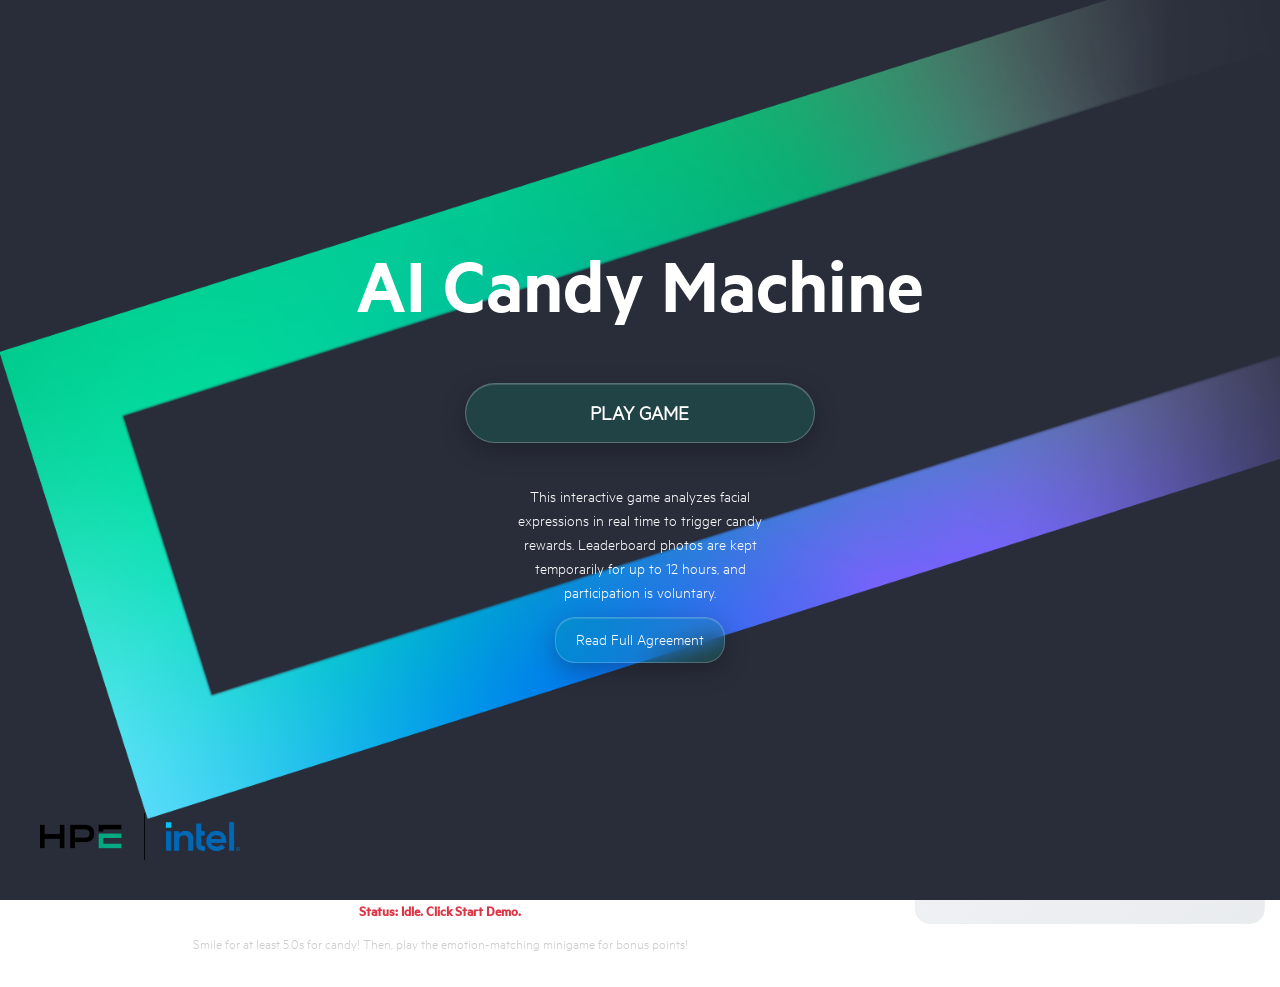
<file: static/index.html>
<!doctype html>
<html lang="en">
  <head>
    <meta charset="utf-8">
    <meta name="viewport" content="width=device-width, initial-scale=1, shrink-to-fit=no">
    <title>Smile for Candy!</title>
    <link rel="icon" type="image/png" href="/static/img/favicon.ico">
    <script src="/static/js/jquery-3.3.1.min.js"></script>
    <script src="/static/js/bootstrap.js"></script>
    <script src="/static/js/game-landing-screen.js"></script>
    <link href="/static/css/bootstrap.min.css" rel="stylesheet">
    <link href="/static/css/all.css" rel="stylesheet"> <!-- Font Awesome -->
    <link href="/static/css/fonts.css" rel="stylesheet">
    <link href="/static/css/jumbotron.css" rel="stylesheet">
    <style>
        html * { font-family: Metric-Light; }

        /* --- Full-Height & Advanced Layout Styles --- */
        html, body {
            height: 100%;
            margin: 0;
            padding: 0;
        }

        body {
            display: flex;
            flex-direction: column;
            padding-top: 76px; /* Only top padding for navbar */
            padding-bottom: 0; /* Remove bottom padding */
        }

        main[role="main"] {
            flex: 1 0 auto;
            display: flex;
            flex-direction: column;
            overflow: hidden; /* Prevent main from growing beyond viewport */
        }

        main .container-fluid {
            flex: 1 1 auto;
            display: flex;
            flex-direction: column;
            height: 100%;
            overflow: hidden;
        }

        main .container-fluid > .row.h-100 {
           flex: 1 1 auto;
           overflow: hidden;
        }

        #leftPane {
            display: flex;
            flex-direction: column;
            align-items: center;
            height: 100%;
            justify-content: flex-start;
            padding: 1rem;
            overflow: hidden; /* Prevent scrolling */
        }

        #rightPane {
            display: flex;
            flex-direction: column;
            height: 100%;
            overflow: hidden; /* Prevent overflow */
            padding-bottom: 1rem;
        }

        #rightPane .champion-card {
            flex: 0 0 auto;
            margin-bottom: 0.75rem;
        }
        #rightPane h2 {
             flex: 0 0 auto;
        }
        #rightPane .leaderboard-entries {
            flex: 1 1 auto;
            min-height: 0;
            overflow-y: auto; /* Ensure scrolling works */
            padding-bottom: 0.75rem;
        }

        #videoWrapper {
            position: relative;
            width: 100%;
            flex: 1 1 auto; /* Take remaining space */
            display: flex;
            flex-direction: column;
            min-height: 0; /* Allow shrinking */
        }

        #videoOuterContainer {
            display: flex;
            justify-content: center;
            align-items: center;
            width: 100%;
            flex: 1 1 auto;
            min-height: 0;
        }

        #videoContainer {
            position: relative;
            width: 100%;
            height: 100%;
            max-width: 800px; /* Reasonable max width */
            max-height: 600px; /* Reasonable max height */
            background-color: #222;
            overflow: hidden;
            box-shadow: 0 4px 8px rgba(0,0,0,0.1);
            border-radius: 8px;
            border: 3px solid #555;
            transition: border-color 0.3s ease, box-shadow 0.3s ease;
        }

        #videoElement {
            display: block;
            width: 100%;
            height: 100%;
            object-fit: contain;
            background-color: #333;
        }

        #videoStatus {
            text-align: center;
            font-size: .9rem;
            color: #ccc;
            margin-top: 0.5rem;
            flex: 0 0 auto;
        }

        .demo-caption {
            margin-top: 0.4rem;
            font-size: 0.85rem;
            color: #ccc;
            text-align: center;
            flex: 0 0 auto;
        }

        #manualDispenseControls {
            flex: 0 0 auto;
            text-align: center;
            padding-top: 0.75rem;
        }
        #btnDispenseCandy {
            max-width: 100%;
            white-space: normal;
        }
        #manualDispenseStatus {
            min-height: 1.5em;
            margin: 0.35rem 0 0;
            color: #ccc;
        }

        @media (min-width: 992px) {
            main .container-fluid > .row.h-100 {
                display: grid;
                grid-template-columns: 1fr 380px;
                gap: 1.25rem;
                height: 100%;
                overflow: hidden;
            }
            #videoContainer {
                max-width: none;
                max-height: calc(100vh - 300px); /* Adjust based on available space */
            }
            #leftPane {
                align-self: stretch;
                justify-content: flex-start;
                padding-top: 1rem;
                height: 100%;
                overflow: hidden;
            }
            #rightPane {
                align-self: stretch;
                height: 100%;
            }
            #demoDescription { display: block; } /* Show description on desktop */
            .footer { display: none; } /* Hide footer on desktop */
        }
        /* --- END: Layout Fixes --- */


        /* Video Container with Dynamic Border */
        #videoOuterContainer { display: flex; justify-content: center; align-items: flex-start; width: 100%; }
        #videoContainer {
            position: relative;
            width: 100%;
            max-width: 100%; /* Ensure it doesn't overflow */
            background-color: #222;
            overflow: hidden;
            box-shadow: 0 4px 8px rgba(0,0,0,0.1);
            border-radius: 8px;
            border: 3px solid #555;
            transition: border-color 0.3s ease, box-shadow 0.3s ease;
        }
        #videoContainer.detecting-smile { border-color: #ffc107; box-shadow: 0 0 15px rgba(255, 193, 7, 0.6); }
        #videoContainer.smile-success { border-color: #28a745; box-shadow: 0 0 20px rgba(40, 167, 69, 0.8); animation: successPulse 1s ease-in-out; }
        #videoContainer.game-active { border-color: #007bff; box-shadow: 0 0 15px rgba(0, 123, 255, 0.6); }
        @keyframes successPulse { 0%, 100% { transform: scale(1); } 50% { transform: scale(1.02); } }
        #videoElement { display: block; width: 100%; height: auto; object-fit: contain; background-color: #333; }

        /* Enhanced Game Status Bar */
        #gameStatusBar {
            background: linear-gradient(135deg, #667eea 0%, #764ba2 100%);
            border-radius: 15px;
            padding: 15px;
            margin-bottom: 20px;
            box-shadow: 0 4px 15px rgba(0,0,0,0.2);
            width: 100%;
            max-width: 100%;
            flex: 0 0 auto; /* Don't grow or shrink */
        }
        .status-card { background: rgba(255,255,255,0.9); border-radius: 10px; padding: 10px 15px; margin: 5px; text-align: center; min-width: 120px; transition: all 0.3s ease; backdrop-filter: blur(10px); border: 1px solid rgba(255,255,255,0.3); }
        .status-card.active { transform: scale(1.05); box-shadow: 0 5px 15px rgba(0,0,0,0.3); }
        #countdownDisplay { font-size: 1.5rem !important; font-weight: bold; position: relative; }

        /* Emotion Detection with Icons */
        .emotion-indicator { display: inline-flex; align-items: center; gap: 8px; }
        .emotion-icon { font-size: 1.5em; transition: all 0.3s ease; }
        .emotion-happy { color: #28a745; } .emotion-surprised { color: #ffc107; } .emotion-neutral { color: #6c757d; } .emotion-sad { color: #dc3545; } .emotion-angry { color: #dc3545; }

        /* Animations & Effects */
        .pulse { animation: pulse 2s infinite; }
        @keyframes pulse { 0% { opacity: 1; } 50% { opacity: 0.7; } 100% { opacity: 1; } }
        .glow { animation: glow 1.5s ease-in-out infinite alternate; }
        @keyframes glow { from { text-shadow: 0 0 5px currentColor, 0 0 10px currentColor; } to { text-shadow: 0 0 10px currentColor, 0 0 20px currentColor; } }
        .celebration { position: fixed; top: 0; left: 0; width: 100%; height: 100%; pointer-events: none; z-index: 9999; }
        .confetti { position: absolute; width: 10px; height: 10px; background: #ff6b6b; animation: confettiFall 3s linear infinite; }
        .confetti:nth-child(2n) { background: #4ecdc4; } .confetti:nth-child(3n) { background: #45b7d1; } .confetti:nth-child(4n) { background: #f9ca24; }
        @keyframes confettiFall { 0% { transform: translateY(-100vh) rotate(0deg); opacity: 1; } 100% { transform: translateY(100vh) rotate(720deg); opacity: 0; } }
        .candy-drop { position: fixed; top: -50px; font-size: 2rem; z-index: 9998; pointer-events: none; animation: candyDrop 2s ease-in; }
        @keyframes candyDrop { 0% { transform: translateY(-50px) rotate(0deg); opacity: 1; } 100% { transform: translateY(100vh) rotate(360deg); opacity: 0; } }
        .champion-card { background: linear-gradient(135deg, #667eea 0%, #764ba2 100%); border-radius: 15px; padding: 20px; color: white; text-align: center; box-shadow: 0 8px 25px rgba(0,0,0,0.3); }
        .champion-img { width: 100px; height: 100px; border-radius: 50%; border: 4px solid #ffd700; object-fit: cover; margin-bottom: 15px; box-shadow: 0 4px 15px rgba(0,0,0,0.3); transform: scale(0.82); background: #222; }
        .champion-time { font-size: 2rem; font-weight: bold; color: #ffd700; text-shadow: 2px 2px 4px rgba(0,0,0,0.5); }

        /* Progress Bar for Smile Duration */
        .smile-progress { width: 100%; height: 8px; background: #e9ecef; border-radius: 4px; overflow: hidden; margin-top: 5px; }
        .smile-progress-bar { height: 100%; background: linear-gradient(90deg, #28a745, #20c997); width: 0%; transition: width 0.3s ease; position: relative; }
        .smile-progress-bar::after { content: ''; position: absolute; top: 0; left: 0; right: 0; bottom: 0; background: linear-gradient(90deg, transparent, rgba(255,255,255,0.4), transparent); animation: shimmer 2s infinite; }
        @keyframes shimmer { 0% { transform: translateX(-100%); } 100% { transform: translateX(100%); } }

        /* Typography & Layout */
        h2, h4 { font-family: 'Metric-Medium'; } .titlefont { font-family: 'Metric-Semibold'; font-size: 150%; }
        /* C. Style for the new PNG logo */
        .navbar img.brand-logo {
            height: 34px;
            width: auto;
            position: relative;
            top: 4px;
        }
        .leaderboard-img { border-radius: 50%; object-fit: cover; background-color: #eee; transition: transform 0.3s ease; }
        .leaderboard-img:hover { transform: scale(1.1); } .recent-winner-img { width: 50px; height: 50px; }
        .leaderboard-entries {
            overflow-y: auto;
            border: 1px solid #eee;
            padding: 10px;
            border-radius: 15px;
            background: linear-gradient(145deg, #f8f9fa, #e9ecef);
            max-height: calc(100vh - 400px); /* Limit height */
        }
        .leaderboard-entry { display: flex; align-items: center; margin-bottom: 8px; padding: 12px; border-radius: 10px; background: white; transition: all 0.3s ease; box-shadow: 0 2px 5px rgba(0,0,0,0.1); }
        .leaderboard-entry:hover { background: #f8f9fa; transform: translateY(-2px); box-shadow: 0 4px 15px rgba(0,0,0,0.2); }
        .leaderboard-rank { font-weight: bold; margin-right: 12px; min-width: 30px; text-align: center; font-size: 1rem; color: #495057; background: #e9ecef; border-radius: 50%; width: 30px; height: 30px; display: flex; align-items: center; justify-content: center; }
        .leaderboard-details { display: flex; flex-direction: column; margin-left: 15px; }
        .leaderboard-time { font-size: 1.1rem; color: #007bff; font-weight: bold; } .leaderboard-location { font-size: 0.85rem; color: #6c757d; }
        .new-record-highlight { animation: newRecordGlow 2s ease-out; border: 2px solid #ffd700 !important; }
        @keyframes newRecordGlow { 0%, 100% { box-shadow: 0 2px 5px rgba(0,0,0,0.1); } 50% { box-shadow: 0 0 20px 8px rgba(255, 215, 0, 0.6); } }
        .status-text { font-size: 1rem; margin-top: 5px; font-weight: 600; }
        .plus-time { color: #ff6b35 !important; font-weight: bold; margin-left: 5px; }
        .text-target-emotion { font-weight: bold; color: #007bff; } .text-instruction { font-weight: bold; } .text-countdown-timer { font-weight: bold; }

        @media (max-width: 991.98px) {
            #rightPane { margin-top: 1.5rem; }
            #videoWrapper { padding-bottom: 3.5rem; }
            #videoOuterContainer { flex: 0 0 auto; }
            #videoContainer { height: auto; aspect-ratio: 16 / 9; }
            #videoElement { height: 100%; }
            body { padding-bottom: 60px; } /* Add some padding on mobile for footer */
        }
    </style>
  </head>
  <body>

   <div id="splashScreen">
    <div class="splash-frame"></div>

    <div class="splash-content">
        <h1 class="splash-title">AI Candy Machine</h1>

        <button id="playGameBtn" class="splash-play-btn">
            PLAY GAME
        </button>

        <div class="splash-disclaimer">

            <div class="disclaimer-box">
                This interactive game analyzes facial expressions in real time to trigger
                candy rewards. Leaderboard photos are kept temporarily for up to 12 hours,
                and participation is voluntary.
            </div>
            <a href="/static/agreement.html" class="btn agreement-btn agreement-btn:hover">
                Read Full Agreement
            </a>

        </div>
    </div>

    <img
    src="/static/img/hpe_intel_lockup_grn_pos_rgb.png"
    class="splash-logo"
    alt="HPE Element">
</div>


    <nav class="navbar navbar-expand-md navbar-dark fixed-top bg-dark" style="top: 0px;">
        <div class="d-flex flex-grow-1">
            <!-- C. Logo swapped to PNG with new class -->
            <img src="/static/img/hpe.png" class="brand-logo" style="margin-right:20px;" alt="HPE logo">
            <a class="navbar-brand d-none d-lg-inline-block titlefont" href="#">🍭 Smile for Candy!</a>
            <a class="navbar-brand d-lg-none titlefont" href="#">🍭 Candy!</a>
        </div>
        <div class="collapse navbar-collapse" id="myNavbar">
            <ul class="navbar-nav ml-auto">
                <li class="nav-item"><button type="button" id="btnStartDemo" class="btn btn-primary mr-2" title="Start/Stop Demo"><i id="btnPlayIcon" class="fas fa-play"></i> Start Demo</button></li>
                <li class="nav-item"><button type="button" id="btnSettings" class="btn btn-secondary" data-toggle="modal" data-target="#settingsModal" title="Demo Settings" disabled><i class="fas fa-edit"></i> Settings</button></li>
                <li class="nav-item ml-2"><button type="button" id="btnBackToHome" class="btn btn-light"><i class="fas fa-home"></i> Home</button></li>
            </ul>
        </div>
    </nav>

    <div id="celebrationContainer" class="celebration"></div>

    <main role="main">
      <div class="container-fluid h-100">
        <div class="row h-100">
            <!-- Left Pane: Video and Status -->
            <div id="leftPane" class="col-md-12">
                <div id="gameStatusBar" class="d-flex flex-wrap justify-content-center align-items-center">
                    <div class="status-card" id="emotionCard"><div class="emotion-indicator"><i id="emotionIcon" class="fas fa-meh emotion-neutral"></i><span id="emotionDisplay" class="status-text">Detected: N/A</span></div></div>
                    <div class="status-card" id="targetCard"><span id="targetEmotionDisplay" class="status-text">🎯 Target: ---</span></div>
                    <div class="status-card active" id="countdownCard"><div id="countdownDisplay" class="status-text">😊 Smile for candy!</div><div id="smileProgress" class="smile-progress" style="display: none;"><div id="smileProgressBar" class="smile-progress-bar"></div></div></div>
                    <div class="status-card" id="scoreCard"><span id="minigameScoreDisplay" class="status-text">⏱️ Bonus: +0.0s</span></div>
                </div>
                <div id="videoWrapper">
                    <div id="videoOuterContainer"><div id="videoContainer"><img id="videoElement" src="/static/img/happy_face.jpg" alt="Video feed"></div></div>
                    <div id="manualDispenseControls">
                        <button type="button" id="btnDispenseCandy" class="btn btn-success" disabled>
                            <i class="fas fa-gift" aria-hidden="true"></i> Dispense Candy Without AI
                        </button>
                        <p id="manualDispenseStatus" role="status" aria-live="polite"></p>
                    </div>
                    <h4 id="videoStatus" class="status-text">Status: Idle. Click Start Demo.</h4>
                    <p id="demoDescription" class="demo-caption">
                        Smile for at least <span id="minSmileTimeAbout">5</span>s for candy! Then, play the emotion-matching minigame for bonus points!
                    </p>
                </div>
            </div>

            <!-- Right Pane: Leaderboard -->
            <div id="rightPane" class="col-md-12">
                <div class="champion-card">
                    <h2 style="margin-bottom: 20px;">🏆 Champion Smiler</h2>
                    <img id="winnerImg" src="/static/img/happy_face.jpg" class="champion-img" alt="Champion">
                    <div id="winnerText"><div class="champion-time"><span id="winnerTimeDisplay">0.0s</span></div><div class="leaderboard-location" style="color: #e9ecef;">CIC</div></div>
                </div>
                <h2>📋 Leaderboard</h2>
                <div id="leaderboardEntries" class="leaderboard-entries mt-2"><div class="text-center text-muted py-3">Waiting for smilers... 😊</div></div>
            </div>
        </div>
      </div>
    </main>

    <!-- Footer only visible on mobile -->
    <footer class="footer mt-auto py-3 bg-light d-md-none">
        <div class="container text-center">
            <span class="text-muted">© HPE 2025</span>
        </div>
    </footer>

    <div class="modal fade" id="settingsModal" tabindex="-1" role="dialog"><div class="modal-dialog modal-lg" role="document"><div class="modal-content">
        <div class="modal-header"><h5 class="modal-title">Demo Settings</h5><button type="button" class="close" data-dismiss="modal">×</button></div>
        <div class="modal-body">
            <div class="custom-control custom-switch mb-3">
                <input type="checkbox" class="custom-control-input" id="showSplashScreenInput" role="switch" checked>
                <label class="custom-control-label" for="showSplashScreenInput">Show splash screen</label>
            </div><hr>
            <div class="form-row"><div class="form-group col-md-6"><label>Min. Happy Time for Candy (s):</label><input type="number" class="form-control" id="happyTimeRequirementInput" value="5" step="0.1" min="1"></div><div class="form-group col-md-6"><label>Candy Cooldown Time (s):</label><input type="number" class="form-control" id="candyCooldownInput" value="5" step="1" min="0"></div></div><hr>
            <div class="form-row"><div class="form-group col-md-6"><label>Dispenser Motor Run Time (s):</label><input type="number" class="form-control" id="candyMotorDurationInput" value="3" step="0.1" min="0.5"></div><div class="form-group col-md-6"><label>Motor Spin PWM (0-255):</label><input type="number" class="form-control" id="spinPwmInput" value="150" step="10" min="0" max="255"></div></div><hr>
            <div class="form-row"><div class="form-group col-md-6"><label>Min. Face Area for Detection (pixels):</label><input type="number" class="form-control" id="minFaceAreaInput" value="5000" step="100" min="0"><small class="form-text text-muted">Filters faces too far away.</small></div></div><hr>
            <div class="form-row"><div class="form-group col-md-6"><label>Emotion Smoothing: Window Size (frames)</label><input type="number" class="form-control" id="emotionConsensusWindowInput" value="30" step="1" min="1"></div><div class="form-group col-md-6"><label>Emotion Smoothing: Required Matches</label><input type="number" class="form-control" id="emotionConsensusRequiredInput" value="10" step="1" min="1"></div></div>
        </div>
        <div class="modal-footer"><button type="button" class="btn btn-secondary" data-dismiss="modal">Close</button><button type="button" id="applySettingsButton" class="btn btn-primary">Apply Settings</button></div>
    </div></div></div>

    <script type="text/javascript">
        var ws;
        var host = window.location.hostname || "localhost";
        var wsPort = window.location.port || (window.location.protocol === "https:" ? "443" : "80");
        var wsProtocol = window.location.protocol === "https:" ? "wss" : "ws";
        var wsUrl = `${wsProtocol}://${host}:${wsPort}/ws`;
        var isDemoRunning = false;
        var demoStartupDeadlineMs = 0;
        var startDemoWhenConnected = false;
        var playRequested = false;
        var manualDispensePending = false;
        var candyCooldownUntilMs = 0;
        var defaultUserImg = "/static/img/happy_face.jpg";
        let lastObjectURL = null;
        let lastStatusMs = Date.now();

        var videoElement = $("#videoElement"), videoContainer = $("#videoContainer"), videoStatus = $("#videoStatus"),
            emotionDisplay = $("#emotionDisplay"), emotionIcon = $("#emotionIcon"), countdownDisplay = $("#countdownDisplay"),
            targetEmotionDisplay = $("#targetEmotionDisplay"), minigameScoreDisplay = $("#minigameScoreDisplay"),
            winnerImg = $("#winnerImg"), winnerTimeDisplay = $("#winnerTimeDisplay"), leaderboardEntriesEl = $("#leaderboardEntries"),
            minSmileTimeAboutEl = $("#minSmileTimeAbout"), smileProgress = $("#smileProgress"), smileProgressBar = $("#smileProgressBar"),
            btnStartDemo = $("#btnStartDemo"), btnSettings = $("#btnSettings"), celebrationContainer = $("#celebrationContainer");

        var currentHappyDurationRequirementMs = 5000, currentCandyMotorOnDurationMs = 3000, currentSpinPwmValue = 150,
            currentCandyCooldownS = 5, currentMinFaceAreaThreshold = 5000, currentEmotionConsensusWindow = 15, currentEmotionConsensusRequired = 10;
        var initialCandyDispensedThisStreak = false, leaderboardSnapshotBase64 = null;
        var activeLeaderboardAttemptId = null, initialSmileScoreMs = 0;
        var leaderboardSnapshotExpiresAtMs = 0, leaderboardImageExpiryTimer = null;
        var recentWinners = [], highScore = { img: defaultUserImg, timeMs: 0, location: "Customer Innovation Center" };
        var lastFrameTime = 0, frameCount = 0, calculatedFps = 0, fpsUpdateInterval = 1000, processingClick = false;

        const MAX_LEADERBOARD_DISPLAY = 100;

        function clearPendingLeaderboardSnapshot() {
            leaderboardSnapshotBase64 = null;
            leaderboardSnapshotExpiresAtMs = 0;
        }

        function purgeExpiredLeaderboardImages() {
            const now = Date.now();
            if (leaderboardSnapshotExpiresAtMs <= now) clearPendingLeaderboardSnapshot();
            recentWinners.forEach(winner => {
                if (winner.imageExpiresAtMs <= now) {
                    winner.img = defaultUserImg;
                    winner.imageExpiresAtMs = 0;
                }
            });
        }

        function scheduleLeaderboardImageExpiry() {
            clearTimeout(leaderboardImageExpiryTimer);
            const deadlines = recentWinners.map(winner => winner.imageExpiresAtMs);
            deadlines.push(leaderboardSnapshotExpiresAtMs);
            const pendingDeadlines = deadlines.filter(deadline => deadline > Date.now());
            leaderboardImageExpiryTimer = pendingDeadlines.length
                ? setTimeout(updateLeaderboardUI, Math.max(1, Math.min(...pendingDeadlines) - Date.now()))
                : null;
        }

        function updateManualDispenseButton() {
            const cooldownRemainingMs = candyCooldownUntilMs - Date.now();
            const unavailable = !playRequested || !isDemoRunning || demoStartupDeadlineMs > 0 || !ws || ws.readyState !== WebSocket.OPEN;
            $("#btnDispenseCandy").prop('disabled', unavailable || manualDispensePending || cooldownRemainingMs > 0);
            if (manualDispensePending) {
                $("#manualDispenseStatus").text("Dispensing...");
            } else if (!unavailable && cooldownRemainingMs > 0) {
                $("#manualDispenseStatus").text(`Ready again in ${Math.ceil(cooldownRemainingMs / 1000)}s`);
            } else if (unavailable || $("#manualDispenseStatus").text().startsWith("Ready again in ")) {
                $("#manualDispenseStatus").text("");
            }
        }

        function updateEmotionIcon(emotion) {
            emotionIcon.removeClass("emotion-happy emotion-surprised emotion-neutral emotion-sad emotion-angry fas fa-smile fa-surprise fa-meh fa-frown fa-angry");
            switch (emotion?.toLowerCase()) {
                case 'happy': emotionIcon.addClass("fas fa-smile emotion-happy"); break;
                case 'surprise': emotionIcon.addClass("fas fa-surprise emotion-surprised"); break;
                case 'sad': emotionIcon.addClass("fas fa-frown emotion-sad"); break;
                case 'angry': emotionIcon.addClass("fas fa-angry emotion-angry"); break;
                default: emotionIcon.addClass("fas fa-meh emotion-neutral");
            }
        }

        function updateSmileProgress(currentMs, requiredMs) {
            if (isDemoRunning && currentMs > 0 && requiredMs > 0) {
                const percentage = Math.min((currentMs / requiredMs) * 100, 100);
                smileProgress.show(); smileProgressBar.css('width', percentage + '%');
            } else {
                smileProgress.hide(); smileProgressBar.css('width', '0%');
            }
        }

        function showCelebration() {
            celebrationContainer.empty(); const confettiCount = 25, candyCount = 5;
            const fragment = document.createDocumentFragment();
            for (let i = 0; i < confettiCount; i++) {
                const confetti = document.createElement('div'); confetti.className = 'confetti';
                confetti.style.left = Math.random() * 100 + '%'; confetti.style.animationDelay = Math.random() * 1.5 + 's';
                confetti.style.animationDuration = (Math.random() * 2 + 2) + 's';
                fragment.appendChild(confetti);
            }
            celebrationContainer[0].appendChild(fragment);
            setTimeout(() => celebrationContainer.empty(), 4000);
            for (let i = 0; i < candyCount; i++) {
                setTimeout(() => {
                    const candy = $(`<div class="candy-drop">🍬</div>`).css({ left: Math.random() * 90 + 5 + '%' });
                    $('body').append(candy); setTimeout(() => candy.remove(), 2500);
                }, i * 200);
            }
        }

        function updateLeaderboardUI() {
            purgeExpiredLeaderboardImages();
            recentWinners.sort((first, second) => second.timeMs - first.timeMs);
            highScore = recentWinners[0] || { img: defaultUserImg, timeMs: 0, location: "Customer Innovation Center" };
            leaderboardEntriesEl.empty();
            if (recentWinners.length === 0) {
                leaderboardEntriesEl.html('<div class="text-center text-muted py-3">Waiting for smilers... 😊</div>');
            } else {
                recentWinners.slice(0, MAX_LEADERBOARD_DISPLAY).forEach((winner, index) => {
                    const rankEmoji = index === 0 ? "🥇" : index === 1 ? "🥈" : index === 2 ? "🥉" : `#${index + 1}`;
                    leaderboardEntriesEl.append(`<div class="leaderboard-entry ${winner.newRecord ? 'new-record-highlight' : ''}"><div class="leaderboard-rank">${rankEmoji}</div><img src="${winner.img || defaultUserImg}" class="leaderboard-img recent-winner-img"><div class="leaderboard-details"><span class="leaderboard-time">${winner.time}</span><span class="leaderboard-location">${winner.location}</span></div></div>`);
                });
            }
            winnerImg.attr('src', highScore.img || defaultUserImg);
            winnerTimeDisplay.text((highScore.timeMs / 1000).toFixed(1) + 's');
            scheduleLeaderboardImageExpiry();
        }

        function recordFinalScore(snapshotForLeaderboard, initialSmileDurationRequirementMs, minigameBonusMs, attemptId, imageExpiresAtMs) {
            if (!attemptId || recentWinners.some(winner => winner.attemptId === attemptId)) return false;
            if (![initialSmileDurationRequirementMs, minigameBonusMs].every(value => Number.isFinite(value) && value >= 0)) return false;
            const totalScoreMs = initialSmileDurationRequirementMs + minigameBonusMs;
            if (!Number.isFinite(totalScoreMs)) return false;
            const hasUnexpiredPhoto = snapshotForLeaderboard && Number.isFinite(imageExpiresAtMs) && imageExpiresAtMs > Date.now();
            const isNewRecord = totalScoreMs > highScore.timeMs;
            if (isNewRecord) recentWinners.forEach(winner => { winner.newRecord = false; });
            const newEntry = {
                attemptId: attemptId,
                img: hasUnexpiredPhoto ? `data:image/jpeg;base64,${snapshotForLeaderboard}` : defaultUserImg,
                imageExpiresAtMs: hasUnexpiredPhoto ? imageExpiresAtMs : 0,
                time: (totalScoreMs / 1000).toFixed(1) + 's',
                location: "Customer Innovation Center", timeMs: totalScoreMs, newRecord: isNewRecord
            };
            recentWinners.push(newEntry);
            if (isNewRecord) {
                showCelebration();
            }
            updateLeaderboardUI();
            return true;
        }

        document.addEventListener("visibilitychange", updateLeaderboardUI);
        window.addEventListener("focus", updateLeaderboardUI);

        function resetUIDisplayToIdle() {
            countdownDisplay.html("😊 Smile for candy!"); targetEmotionDisplay.html("🎯 Target: ---"); minigameScoreDisplay.html("⏱️ Bonus: +0.0s");
            emotionDisplay.text("Detected: N/A"); updateEmotionIcon(null); updateSmileProgress(0, 1);
            videoStatus.text("Status: Idle. Click Start Demo.");
            if (lastObjectURL) { URL.revokeObjectURL(lastObjectURL); lastObjectURL = null; }
            videoElement.attr("src", defaultUserImg); videoContainer.removeClass("detecting-smile smile-success game-active");
            $(".status-card").removeClass("active pulse glow"); $("#countdownCard").addClass("active");
        }

        function setDemoButtonState(isRunning) {
            isDemoRunning = isRunning;
            updateManualDispenseButton();
            btnStartDemo.prop('disabled', false)
                .toggleClass("btn-success", isRunning)
                .toggleClass("btn-danger", false)
                .toggleClass("btn-primary", !isRunning)
                .find("i").toggleClass("fa-stop", isRunning).toggleClass("fa-play", !isRunning).end();
            btnStartDemo.contents().filter(function() { return this.nodeType === Node.TEXT_NODE; }).remove();
            btnStartDemo.append(document.createTextNode(isRunning ? " Stop Demo" : " Start Demo"));
        }

            function startCandyDemo() {
                if (!playRequested) return;
                if (processingClick || isDemoRunning) return;
                if (!ws || ws.readyState !== WebSocket.OPEN) {
                    startDemoWhenConnected = true;
                    videoStatus.text("Status: Connecting before starting the camera...");
                    return;
                }
                startDemoWhenConnected = false;
                processingClick = true;
                demoStartupDeadlineMs = Date.now() + 20000;
                lastStatusMs = Date.now();
                ws.send(JSON.stringify({ command: "start_demo", play_requested: true }));
                btnStartDemo.prop('disabled', true);
                videoStatus.text("Status: Starting camera...");
                setDemoButtonState(true);
                btnStartDemo.prop('disabled', true);
                clearPendingLeaderboardSnapshot();
                activeLeaderboardAttemptId = null;
                initialCandyDispensedThisStreak = false;
                setTimeout(() => { processingClick = false; }, 500);
            }
            window.startCandyDemo = startCandyDemo;

        window.playCandyGame = function() {
            playRequested = true;
            startCandyDemo();
        };

        window.stopCandyGame = function() {
            playRequested = false;
            startDemoWhenConnected = false;
            demoStartupDeadlineMs = 0;
            if (ws && ws.readyState === WebSocket.OPEN) {
                ws.send(JSON.stringify({ command: "stop_demo" }));
            }
            handleDemoStoppedLocally();
        };

        window.addEventListener("pagehide", function() {
            window.stopCandyGame();
            if (ws) ws.close();
        });

        function handleDemoStoppedLocally() {
            console.log("JS: Forcing UI reset (handleDemoStoppedLocally).");
            manualDispensePending = false;
            setDemoButtonState(false);
            resetUIDisplayToIdle();
            clearPendingLeaderboardSnapshot();
            activeLeaderboardAttemptId = null;
            initialCandyDispensedThisStreak = false;
        }

        function connectWebSocket() {
            if (ws && (ws.readyState === WebSocket.OPEN || ws.readyState === WebSocket.CONNECTING)) return;
            console.log(`WS: Connecting to: ${wsUrl}`);
            videoStatus.text("Status: Connecting...").addClass("text-warning");
            ws = new WebSocket(wsUrl);
            ws.binaryType = 'arraybuffer';

            ws.onopen = function() {
                console.log("WS: Connection established.");
                videoStatus.text("Status: Connected. Ready.").addClass("text-success");
                btnStartDemo.prop('disabled', false);
                btnSettings.prop('disabled', false);

                // The server's initial status message determines the actual demo state.
                if (startDemoWhenConnected) { startCandyDemo(); }
            };

            ws.onmessage = function(evt) {
                if (evt.data instanceof ArrayBuffer) {
                    // Frames flowing means the start succeeded, so allow Stop again.
                    if (btnStartDemo.prop('disabled')) { btnStartDemo.prop('disabled', false); }
                    if (lastObjectURL) { URL.revokeObjectURL(lastObjectURL); }
                    const blob = new Blob([evt.data], {type: 'image/jpeg'});
                    lastObjectURL = URL.createObjectURL(blob);
                    videoElement.attr("src", lastObjectURL);

                    const now = Date.now(); frameCount++;
                    if (now - lastFrameTime >= fpsUpdateInterval) {
                        calculatedFps = frameCount / ((now - lastFrameTime) / 1000);
                        lastFrameTime = now; frameCount = 0;
                        if (isDemoRunning) { videoStatus.text(`FPS: ${calculatedFps.toFixed(1)}`); }
                    }
                    return;
                }

                var msg; try { msg = JSON.parse(evt.data); } catch (e) { console.error("WS: Error parsing JSON:", e); return; }
                var serverTimeMs = msg.current_time_ms || Date.now();

                if (msg.type === "status_update") {
                    lastStatusMs = Date.now();

                    // Sync the control with server state after a refresh/reconnect.
                    if (typeof msg.demo_active === "boolean") {
                        setDemoButtonState(msg.demo_active);
                    }
                    if (msg.ready) { demoStartupDeadlineMs = 0; }
                    if (typeof msg.candy_eligible_again_time === "number") {
                        candyCooldownUntilMs = Date.now() + Math.max(0, msg.candy_eligible_again_time - serverTimeMs);
                    }
                    updateManualDispenseButton();

                    if (msg.leaderboard_attempt_id && msg.leaderboard_attempt_id !== activeLeaderboardAttemptId) {
                        activeLeaderboardAttemptId = msg.leaderboard_attempt_id;
                        initialSmileScoreMs = msg.initial_smile_score_ms;
                        initialCandyDispensedThisStreak = true;
                        if (msg.candy_was_dispensed_this_cycle) showCelebration();
                        clearPendingLeaderboardSnapshot();
                        if (msg.leaderboard_snapshot_b64 && msg.leaderboard_snapshot_expires_at_ms > serverTimeMs) {
                            leaderboardSnapshotBase64 = msg.leaderboard_snapshot_b64;
                            leaderboardSnapshotExpiresAtMs = Date.now() + msg.leaderboard_snapshot_expires_at_ms - serverTimeMs;
                        }
                        updateLeaderboardUI();
                    }
                    if (msg.ready && msg.message && !isDemoRunning) { videoStatus.text("Status: " + msg.message); }
                    const currentDetectedEmotion = msg.current_detected_emotion ? msg.current_detected_emotion.toUpperCase() : "N/A";
                    emotionDisplay.text("Detected: " + currentDetectedEmotion); updateEmotionIcon(msg.current_detected_emotion);
                    videoContainer.toggleClass("game-active", isDemoRunning && msg.game_state !== "IDLE" && msg.game_state !== "GAME_OVER");
                    if (msg.candy_was_dispensed_this_cycle && !initialCandyDispensedThisStreak) { initialCandyDispensedThisStreak = true; showCelebration(); }
                    const targetEmotionText = msg.target_emotion ? msg.target_emotion.toUpperCase() : "---";
                    targetEmotionDisplay.html(`🎯 Target: <span class='text-target-emotion glow'>${targetEmotionText}</span>`);
                    minigameScoreDisplay.html(`⏱️ Bonus: <span class='plus-time'>+${(msg.minigame_score_ms / 1000).toFixed(1)}s</span>`);
                    $(".status-card").removeClass("active pulse");

                    switch (msg.game_state) {
                        case "INITIAL_SMILE":
                            $("#countdownCard").addClass("active");
                            if (msg.is_happy_for_initial_smile && msg.initial_smile_streak_start_time_ms > 0) {
                                const smileDurationMs = serverTimeMs - msg.initial_smile_streak_start_time_ms;
                                const timeLeftS = Math.max(0, (currentHappyDurationRequirementMs - smileDurationMs) / 1000).toFixed(1);
                                countdownDisplay.html(`😊 Keep Smiling: <span class="text-info text-countdown-timer pulse">${timeLeftS}s</span>`);
                                updateSmileProgress(smileDurationMs, currentHappyDurationRequirementMs);
                            } else if (msg.in_candy_cooldown) {
                                countdownDisplay.html(`⏳ Cooldown: <span class="text-warning text-countdown-timer glow">${((msg.candy_eligible_again_time - serverTimeMs)/1000).toFixed(1)}s</span>`);
                                updateSmileProgress(0, 1);
                            } else {
                                countdownDisplay.html("😊 Smile for candy!"); updateSmileProgress(0, 1);
                            }
                            break;
                        case "MINIGAME_BUFFER_SMILE":
                            $("#targetCard").addClass("active");
                            countdownDisplay.html(`🎮 Minigame! Hold <span class='text-target-emotion glow'>HAPPY</span> for <span class="text-warning text-countdown-timer pulse">${Math.max(0, (msg.round_deadline_ms - serverTimeMs) / 1000).toFixed(1)}s</span>`);
                            break;
                        case "MINIGAME_TRANSITION":
                            $("#targetCard").addClass("active pulse");
                            countdownDisplay.html(`🔄 Next: <span class="text-primary text-instruction glow">${targetEmotionText}</span> in <span class="text-warning text-countdown-timer pulse">${Math.max(0, (msg.round_deadline_ms - serverTimeMs) / 1000).toFixed(1)}s</span>!`);
                            break;
                        case "MINIGAME_PLAYING":
                            $("#targetCard, #emotionCard").addClass("active");
                            if (msg.current_detected_emotion === msg.target_emotion) $("#emotionCard").addClass("pulse");
                            countdownDisplay.html(`🎯 Hold <span class="text-success text-instruction glow">${targetEmotionText}</span> for <span class="text-info text-countdown-timer pulse">${Math.max(0, (msg.round_deadline_ms - serverTimeMs) / 1000).toFixed(1)}s</span>`);
                            break;
                        case "GAME_OVER":
                            let gameOverHtml = `<span class="text-danger">🏁 GAME OVER!</span> ${msg.game_over_reason || ''}`;
                            if (msg.game_over_reset_timer_s >= 0) gameOverHtml += ` Resetting: <span class="text-warning text-countdown-timer pulse">${msg.game_over_reset_timer_s.toFixed(1)}s</span>...`;
                            countdownDisplay.html(gameOverHtml);
                            if (initialCandyDispensedThisStreak) {
                                recordFinalScore(leaderboardSnapshotBase64, initialSmileScoreMs, msg.minigame_score_ms, activeLeaderboardAttemptId, leaderboardSnapshotExpiresAtMs);
                            }
                            initialCandyDispensedThisStreak = false; clearPendingLeaderboardSnapshot();
                            break;
                        case "IDLE":
                            resetUIDisplayToIdle();
                            initialCandyDispensedThisStreak = false; clearPendingLeaderboardSnapshot(); activeLeaderboardAttemptId = null;
                            break;
                    }
                } else if (msg.type === "dispense_result") {
                    manualDispensePending = false;
                    candyCooldownUntilMs = Date.now() + Math.max(0, msg.candy_eligible_again_time - serverTimeMs);
                    $("#manualDispenseStatus").text(msg.message);
                    updateManualDispenseButton();
                } else if (msg.type === "demo_stopped") {
                    console.log("JS: Received 'demo_stopped' from server.");
                    demoStartupDeadlineMs = 0;
                    handleDemoStoppedLocally();
                } else if (msg.type === "demo_starting") {
                    lastStatusMs = Date.now();
                    demoStartupDeadlineMs = Date.now() + 20000;
                    videoStatus.text("Status: Starting camera...");
                } else if (msg.type === "error") {
                    videoStatus.text("Status: Server Error - " + msg.message).addClass("text-danger");
                    demoStartupDeadlineMs = 0;
                    if (isDemoRunning) handleDemoStoppedLocally();
                } else if (msg.type === "config_update") {
                    currentHappyDurationRequirementMs = msg.settings.happy_time_ms; currentCandyMotorOnDurationMs = msg.settings.motor_on_ms;
                    currentSpinPwmValue = msg.settings.spin_pwm_value; currentCandyCooldownS = msg.settings.cooldown_s;
                    currentMinFaceAreaThreshold = msg.settings.min_face_area_threshold; currentEmotionConsensusWindow = msg.settings.emotion_consensus_window_size;
                    currentEmotionConsensusRequired = msg.settings.emotion_consensus_required_count;
                    $('#happyTimeRequirementInput').val((currentHappyDurationRequirementMs / 1000).toFixed(1)); $('#candyMotorDurationInput').val((currentCandyMotorOnDurationMs / 1000).toFixed(1));
                    $('#spinPwmInput').val(currentSpinPwmValue); $('#candyCooldownInput').val(currentCandyCooldownS); $('#minFaceAreaInput').val(currentMinFaceAreaThreshold);
                    $('#emotionConsensusWindowInput').val(currentEmotionConsensusWindow); $('#emotionConsensusRequiredInput').val(currentEmotionConsensusRequired);
                    minSmileTimeAboutEl.text((currentHappyDurationRequirementMs / 1000).toFixed(1));
                }
            };

            ws.onclose = function() {
                console.log("WS: Connection closed."); videoStatus.text("Status: Disconnected. Reconnecting...").addClass("text-danger");
                btnStartDemo.prop('disabled', true); btnSettings.prop('disabled', true); ws = null;
                handleDemoStoppedLocally(); setTimeout(connectWebSocket, 3000);
            };
            ws.onerror = function(err) { console.error('WS: Error:', err); videoStatus.text("Status: Connection error.").addClass("text-danger"); };
        }

        $("#btnDispenseCandy").click(function() {
            updateManualDispenseButton();
            if ($(this).prop('disabled')) return;
            manualDispensePending = true;
            updateManualDispenseButton();
            ws.send(JSON.stringify({ command: "dispense_candy" }));
        });

        btnStartDemo.click(function() {
            if (processingClick || !ws || ws.readyState !== WebSocket.OPEN) return;
            if (isDemoRunning) {
                processingClick = true;
                demoStartupDeadlineMs = 0;
                ws.send(JSON.stringify({ command: "stop_demo" }));
                btnStartDemo.prop('disabled', true);
                videoStatus.text("Status: Stopping demo...");
                setTimeout(() => { processingClick = false; }, 500);
            } else if ($("#splashScreen").is(":hidden")) {
                window.playCandyGame();
            }
        });

        $("#applySettingsButton").click(function() {
            const settings = {
                happy_time_ms: parseFloat($('#happyTimeRequirementInput').val()) * 1000, motor_on_ms: parseFloat($('#candyMotorDurationInput').val()) * 1000,
                spin_pwm_value: parseInt($('#spinPwmInput').val(), 10), cooldown_s: parseInt($('#candyCooldownInput').val(), 10),
                min_face_area_threshold: parseInt($('#minFaceAreaInput').val(), 10), emotion_consensus_window_size: parseInt($('#emotionConsensusWindowInput').val(), 10),
                emotion_consensus_required_count: parseInt($('#emotionConsensusRequiredInput').val(), 10)
            };
            if (Object.values(settings).some(isNaN)) { alert("Invalid settings."); return; }
            window.setCandySplashEnabled($('#showSplashScreenInput').prop('checked'));
            if (ws && ws.readyState === WebSocket.OPEN) { ws.send(JSON.stringify({ command: "update_settings", settings: settings })); }
            $('#settingsModal').modal('hide');
        });

        $(document).ready(function() {
            $('#happyTimeRequirementInput').val((currentHappyDurationRequirementMs / 1000).toFixed(1)); $('#candyMotorDurationInput').val((currentCandyMotorOnDurationMs / 1000).toFixed(1));
            $('#spinPwmInput').val(currentSpinPwmValue); $('#candyCooldownInput').val(currentCandyCooldownS); $('#minFaceAreaInput').val(currentMinFaceAreaThreshold);
            $('#emotionConsensusWindowInput').val(currentEmotionConsensusWindow); $('#emotionConsensusRequiredInput').val(currentEmotionConsensusRequired);
            minSmileTimeAboutEl.text((currentHappyDurationRequirementMs / 1000).toFixed(1));
            resetUIDisplayToIdle(); btnStartDemo.prop('disabled', true); btnSettings.prop('disabled', true);
            updateLeaderboardUI(); connectWebSocket();
            setInterval(updateManualDispenseButton, 250);

            setInterval(() => {
                const statusTimeoutMs = demoStartupDeadlineMs > 0 ? 20000 : 2000;
                if (isDemoRunning && Date.now() - lastStatusMs > statusTimeoutMs) {
                    console.warn('No status update from server, requesting demo stop.');
                    if (ws && ws.readyState === WebSocket.OPEN) {
                        ws.send(JSON.stringify({ command: "stop_demo" }));
                    }
                    handleDemoStoppedLocally();
                }
            }, 1000);
        });
    </script>
  </body>
</html>
</file>
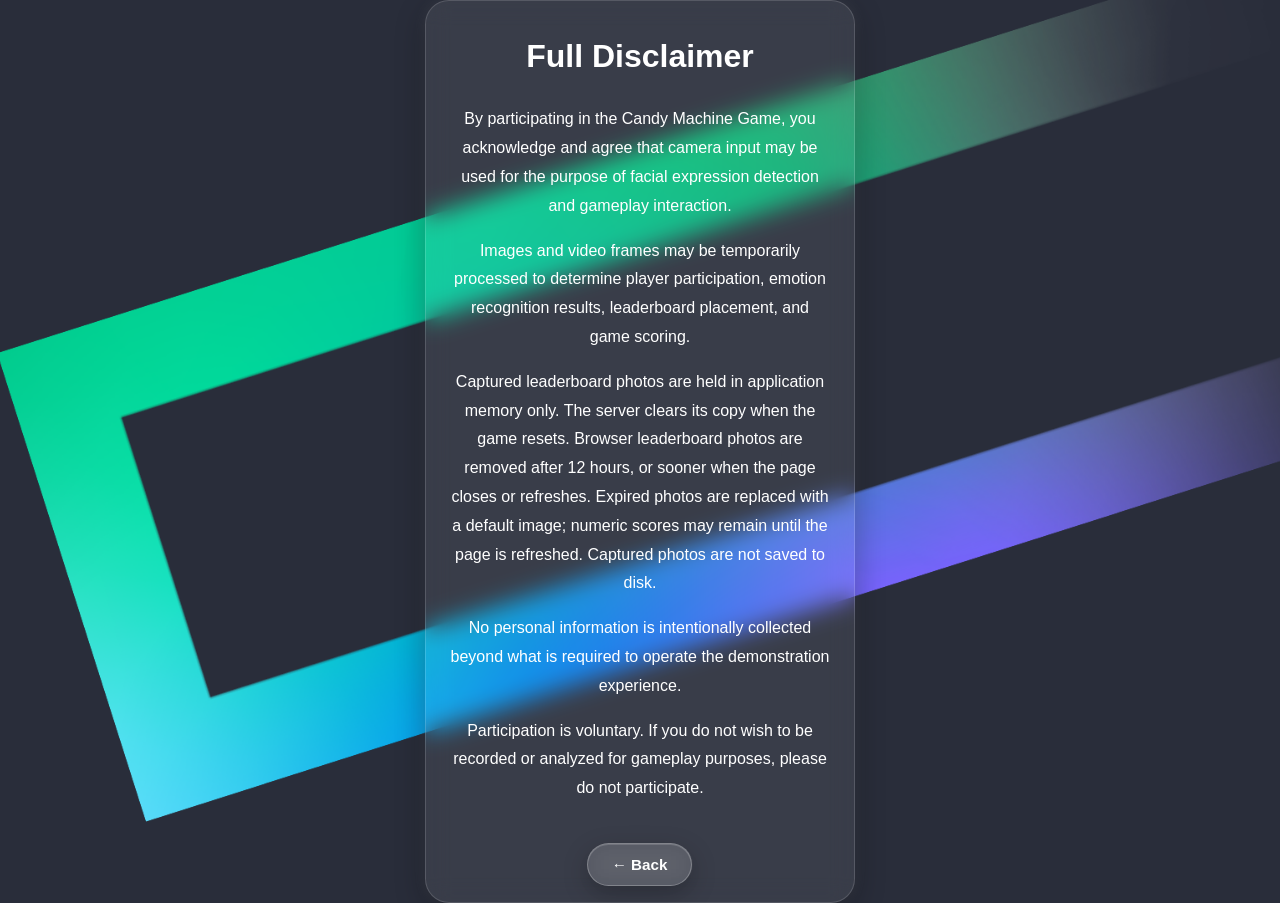
<file: static/agreement.html>
<!DOCTYPE html>
<html lang="en">
<head>
    <meta charset="UTF-8">
    <meta name="viewport" content="width=device-width, initial-scale=1.0">
    <title>Input Disclaimer</title>


    <style>
        body {
            margin: 0;
            min-height: 100vh;

            background-image: url("/static/img/dark_background_dynamic_element.png");
            background-size: cover;
            background-position: center;
            background-repeat: no-repeat;

            display: flex;
            justify-content: center;
            align-items: center;

            font-family: Arial, sans-serif;
        }

    .agreement-container {
        max-width: 380px;
        margin: 0 auto;
        padding: 16px 24px;

        color: white;
        text-align: center;

        background: rgba(255, 255, 255, 0.08);
        backdrop-filter: blur(12px);
        -webkit-backdrop-filter: blur(12px);

        border-radius: 24px;
        border: 1px solid rgba(255, 255, 255, 0.15);

        box-shadow:
            0 8px 30px rgba(0, 0, 0, 0.3),
            0 0 15px rgba(255, 255, 255, 0.08);
    }

        h1 {
            margin-bottom: 30px;
            text-align: center;
        }

        p {
            line-height: 1.8;
            margin-bottom: 15px;
        }

        .back-btn {
            margin-top: 25px;

            display: inline-flex;
            align-items: center;
            gap: 8px;

            padding: 12px 24px;

            background: rgba(255, 255, 255, 0.12);
            color: white;

            border: 1px solid rgba(255, 255, 255, 0.25);
            border-radius: 50px;

            backdrop-filter: blur(12px);
            -webkit-backdrop-filter: blur(12px);

            box-shadow:
                0 8px 24px rgba(0, 0, 0, 0.25),
                inset 0 1px 0 rgba(255, 255, 255, 0.15);

            font-size: 0.95rem;
            font-weight: 600;

            cursor: pointer;
            transition: all 0.3s ease;
        }

        .back-btn:hover {
            background: rgba(255, 255, 255, 0.22);

            transform: translateY(-2px);

            box-shadow:
                0 12px 30px rgba(0, 0, 0, 0.35),
                0 0 15px rgba(255, 255, 255, 0.15);

            color: white;
        }
    </style>
</head>
<body>

    <div class="agreement-container">

        <h1>Full Disclaimer</h1>

        <p>
            By participating in the Candy Machine Game, you acknowledge and agree
            that camera input may be used for the purpose of facial expression
            detection and gameplay interaction.
        </p>

        <p>
            Images and video frames may be temporarily processed to determine
            player participation, emotion recognition results, leaderboard
            placement, and game scoring.
        </p>

        <p>
            Captured leaderboard photos are held in application memory only.
            The server clears its copy when the game resets. Browser leaderboard
            photos are removed after 12 hours, or sooner when the page closes or
            refreshes. Expired photos are replaced with a default image; numeric
            scores may remain until the page is refreshed. Captured photos are
            not saved to disk.
        </p>

        <p>
            No personal information is intentionally collected beyond what is
            required to operate the demonstration experience.
        </p>

        <p>
            Participation is voluntary. If you do not wish to be recorded or
            analyzed for gameplay purposes, please do not participate.
        </p>

        <button class="btn btn-light back-btn" onclick="goBack()">
            ← Back
        </button>

    </div>

    <script>
        function goBack() {
            window.history.back();
        }

        setTimeout(function() {
            goBack();
        }, 30000)
    </script>

</body>
</html>
</file>
<file: static/css/fonts.css>
@font-face {
	font-family: 'Metric-Light';
	src: url('../webfonts/fonts/Metric-Light.woff2');
	font-weight: normal;
	font-style:normal;
}
@font-face {
	font-family: 'Metric-Medium';
	src: url('../webfonts/fonts/Metric-Medium.woff2');
	font-weight: normal;
	font-style:normal;
}
@font-face {
	font-family: 'Metric-Regular';
	src: url('../webfonts/fonts/Metric-Regular.woff2');
	font-weight: normal;
	font-style:normal;
}
@font-face {
	font-family: 'Metric-Semibold';
	src: url('../webfonts/fonts/Metric-Semibold.woff2');
	font-weight: normal;
	font-style:normal;
}
</file>
<file: static/css/jumbotron.css>
/* Move down content because we have a fixed navbar that is 3.5rem tall */
body {
  padding-top: 3.5rem;
}

/* game-prompt bar directly above the camera frame */
#gameStatusBar {
    font-weight: 600;
    font-size: 1.15rem;         /* bigger than body, smaller than h4 */
}

/* champion-smiler card - FORCE STACKING ON SMALLER SCREENS */
#championRow {
    align-items: center;
}

/* Force the image column to be smaller and responsive */
#championRow .col-5 {
    flex: 0 0 auto;             /* Don't grow/shrink */
    width: auto;                /* Override Bootstrap width */
    max-width: 150px;           /* Limit maximum width */
    min-width: 100px;           /* Ensure minimum width */
}

/* Force the text column to take remaining space */
#championRow .col-7 {
    flex: 1 1 auto;             /* Take remaining space */
    width: auto;                /* Override Bootstrap width */
    min-width: 0;               /* Allow text to wrap/ellipsis */
    padding-left: 15px;         /* Space between image and text */
}

/* Champion image styling */
.high-score-img {
    width: 120px;
    height: 120px;
    max-width: 100%;            /* Don't exceed container */
    object-fit: cover;
    display: block;
    margin: 0 auto;             /* Center in container */
}

/* Winner text styling */
#winnerText h4,
#winnerText .leaderboard-location {
    white-space: nowrap;
    overflow: hidden;
    text-overflow: ellipsis;
    margin: 0;
}

#winnerText h4 {
    margin-bottom: 5px;
}

/* CRITICAL: Override Bootstrap on smaller screens */
@media (max-width: 1024px) {
    #championRow {
        flex-direction: column !important;  /* Force vertical stacking */
        text-align: center;
    }

    #championRow .col-5,
    #championRow .col-7 {
        flex: none !important;              /* Reset flex */
        width: 100% !important;             /* Full width */
        max-width: none !important;         /* Remove max-width */
        padding-left: 15px !important;      /* Reset Bootstrap padding */
        padding-right: 15px !important;
    }

    .high-score-img {
        width: 100px;
        height: 100px;
        margin-bottom: 10px;
    }

    #winnerText {
        padding-left: 0 !important;         /* No left padding when stacked */
        text-align: center;
    }
}

@media (max-width: 768px) {
    .high-score-img {
        width: 80px;
        height: 80px;
    }

    #winnerText h4 {
        font-size: 1.1rem;
    }

    .leaderboard-location {
        font-size: 0.85rem;
    }
}
</file>
